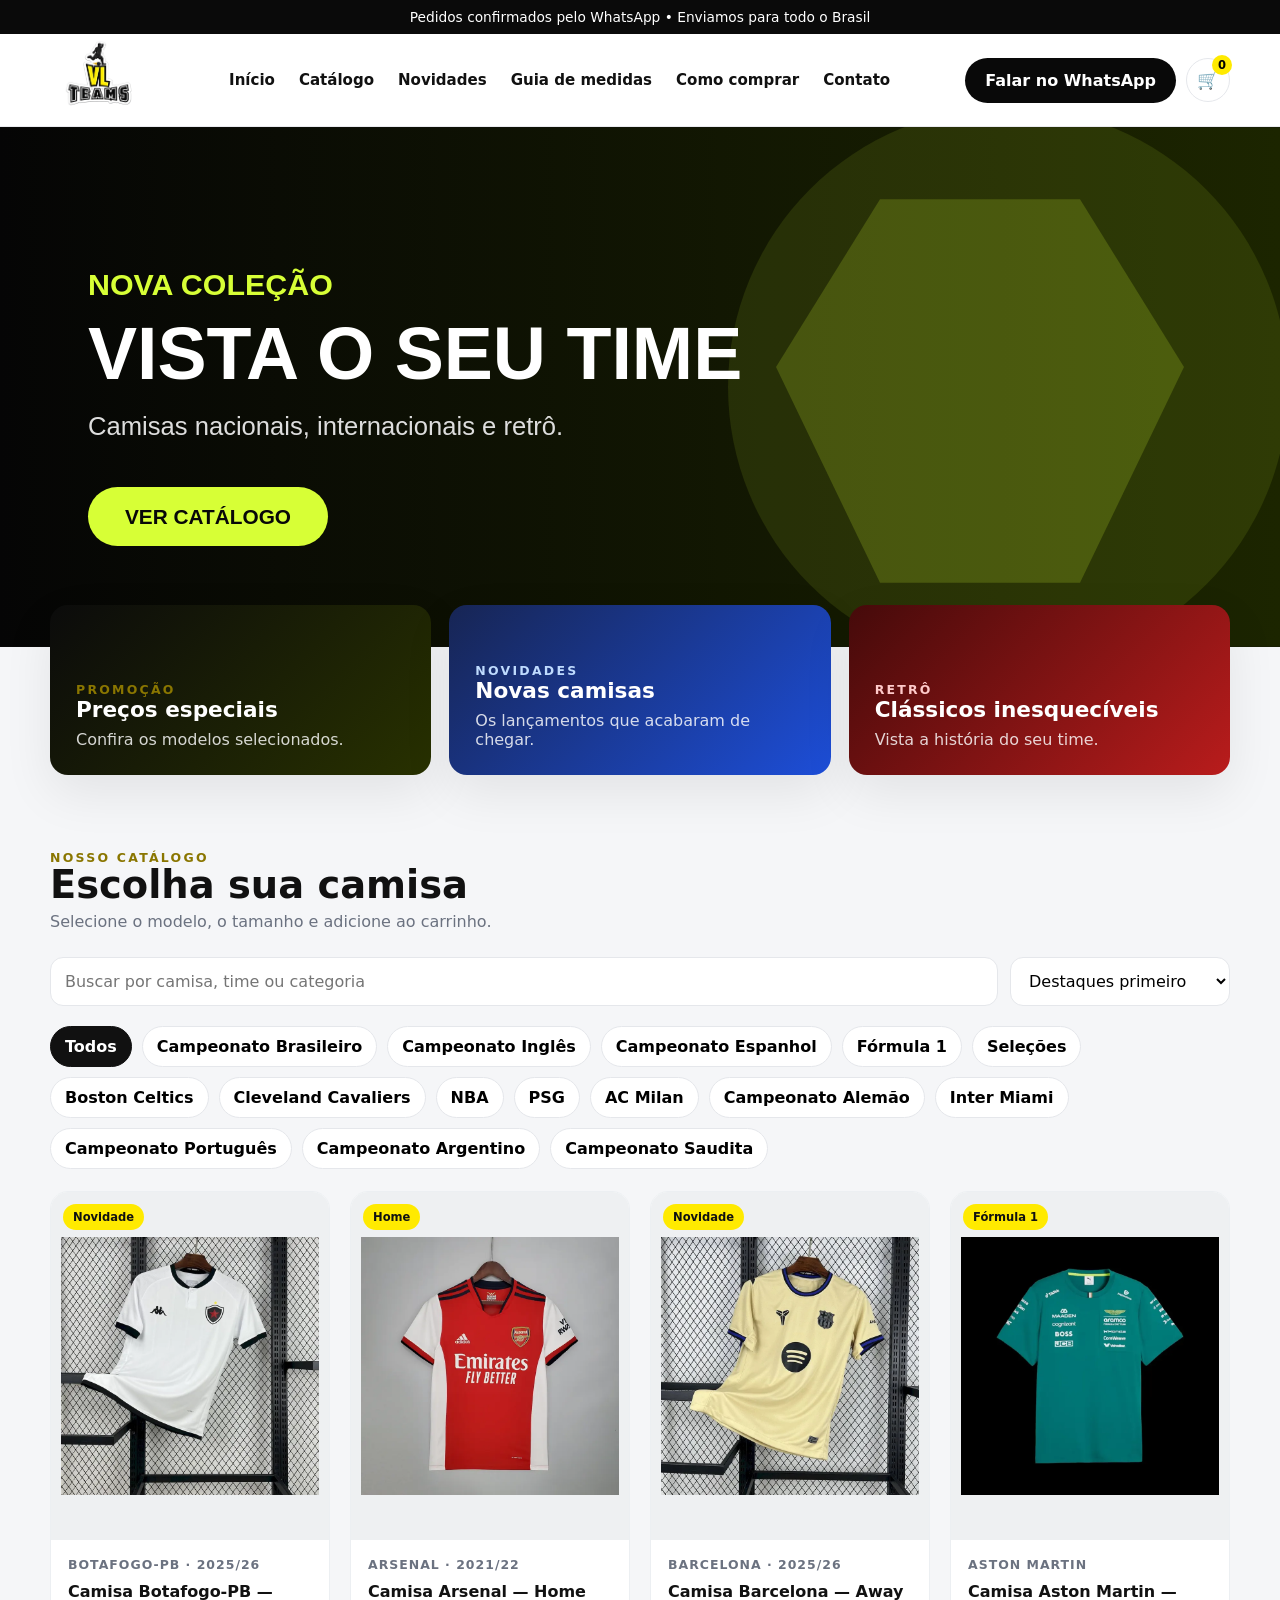
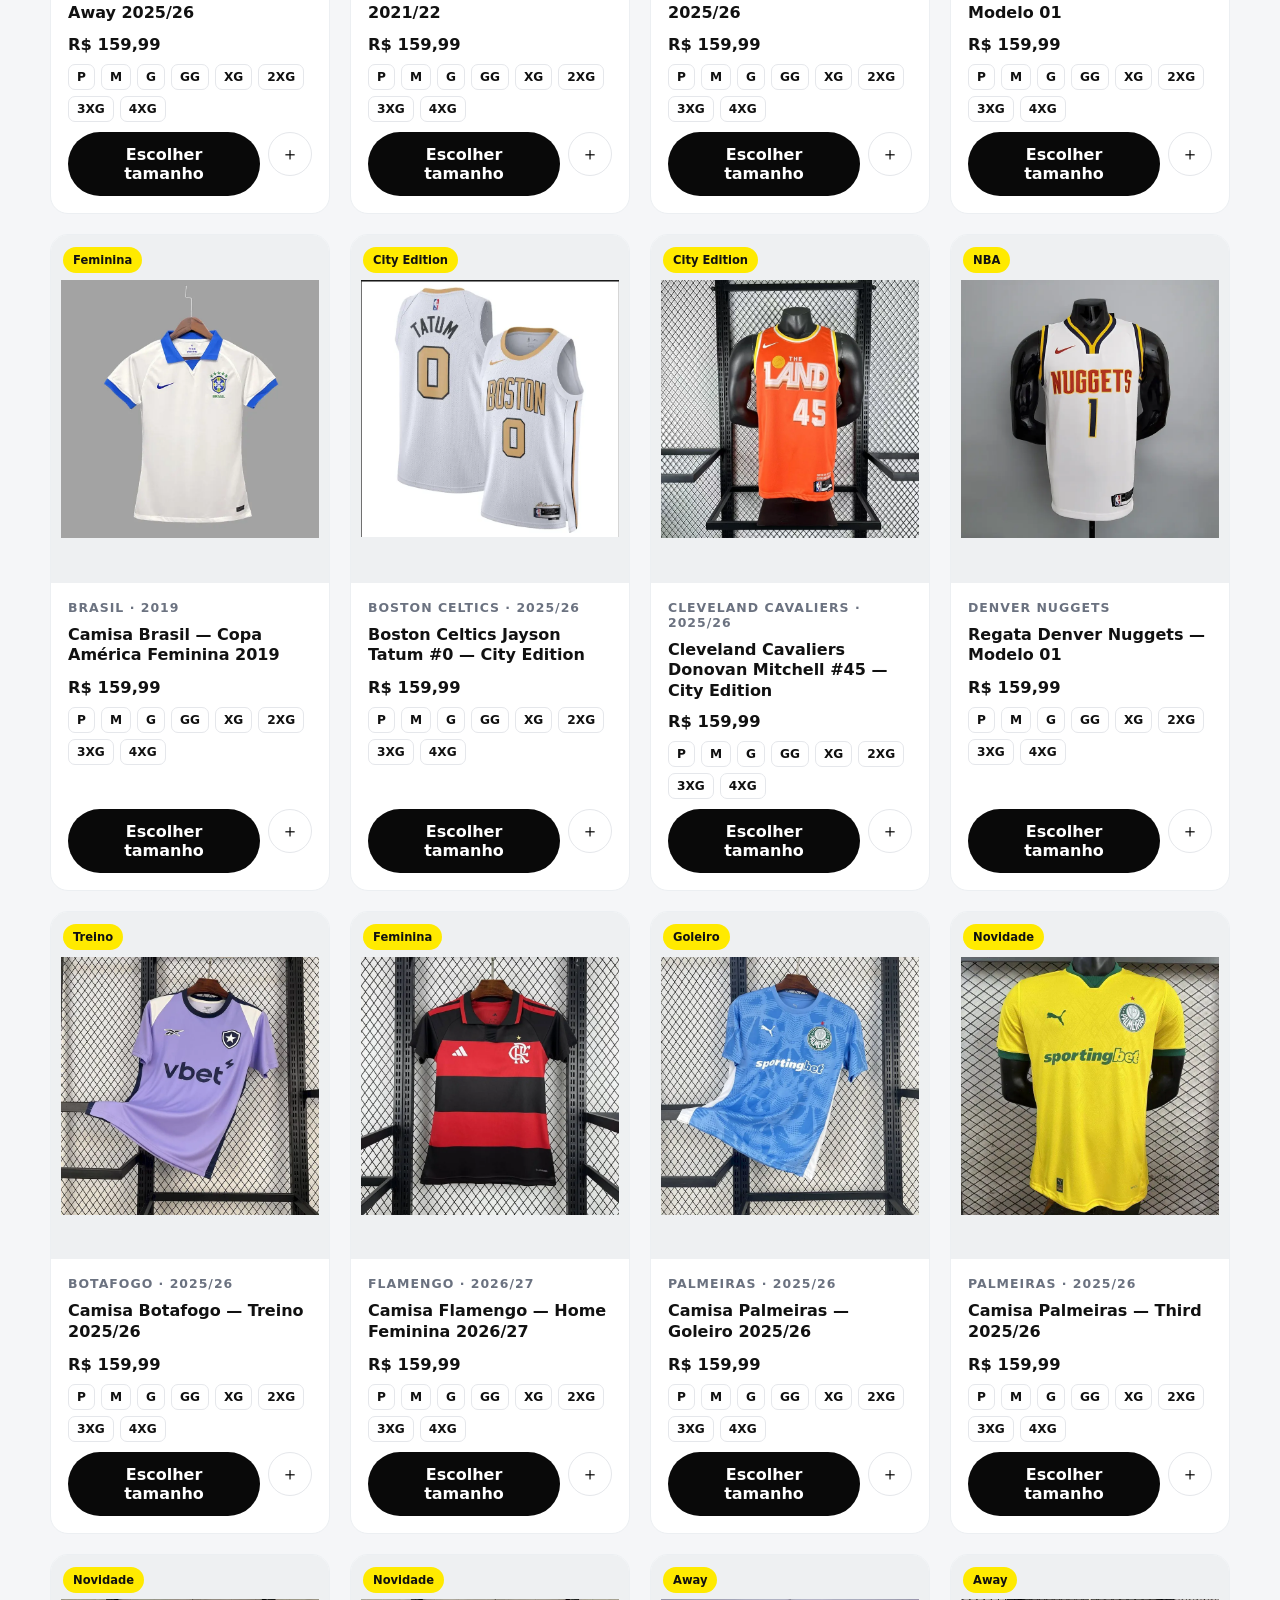
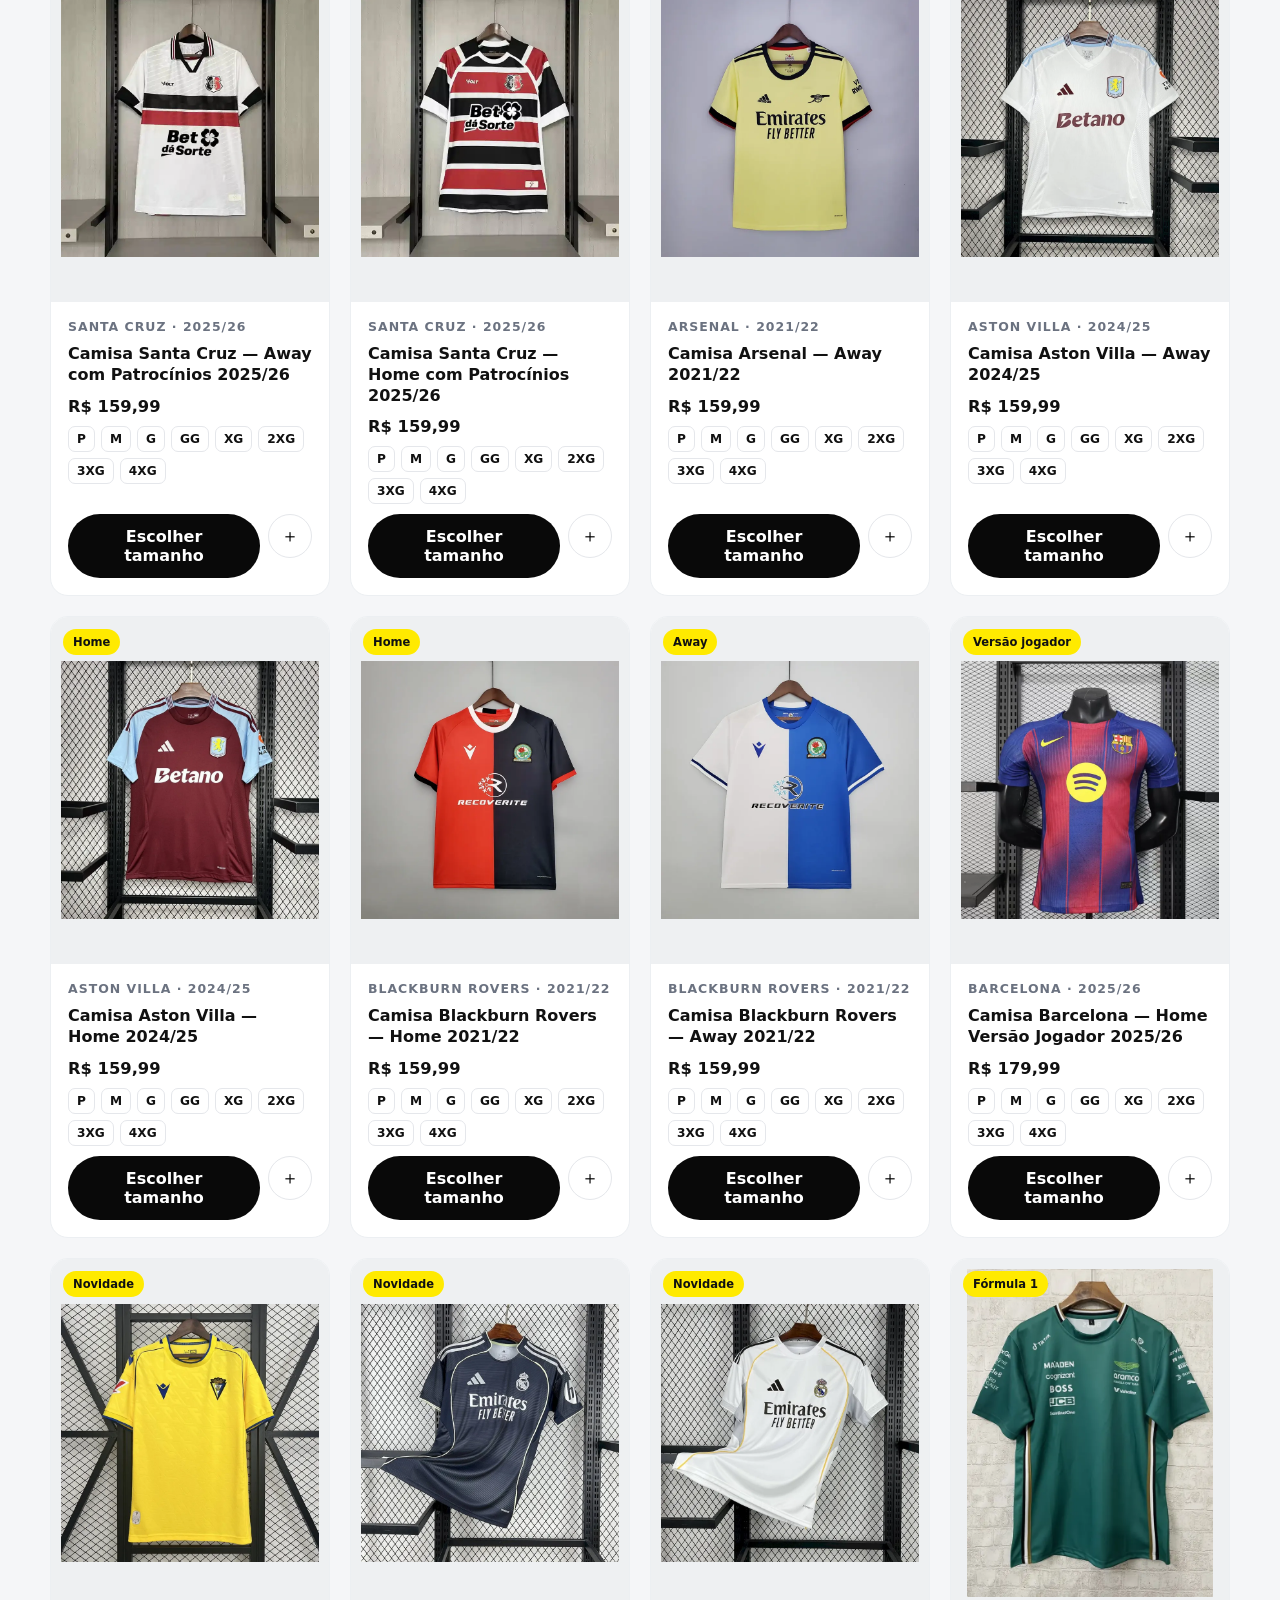
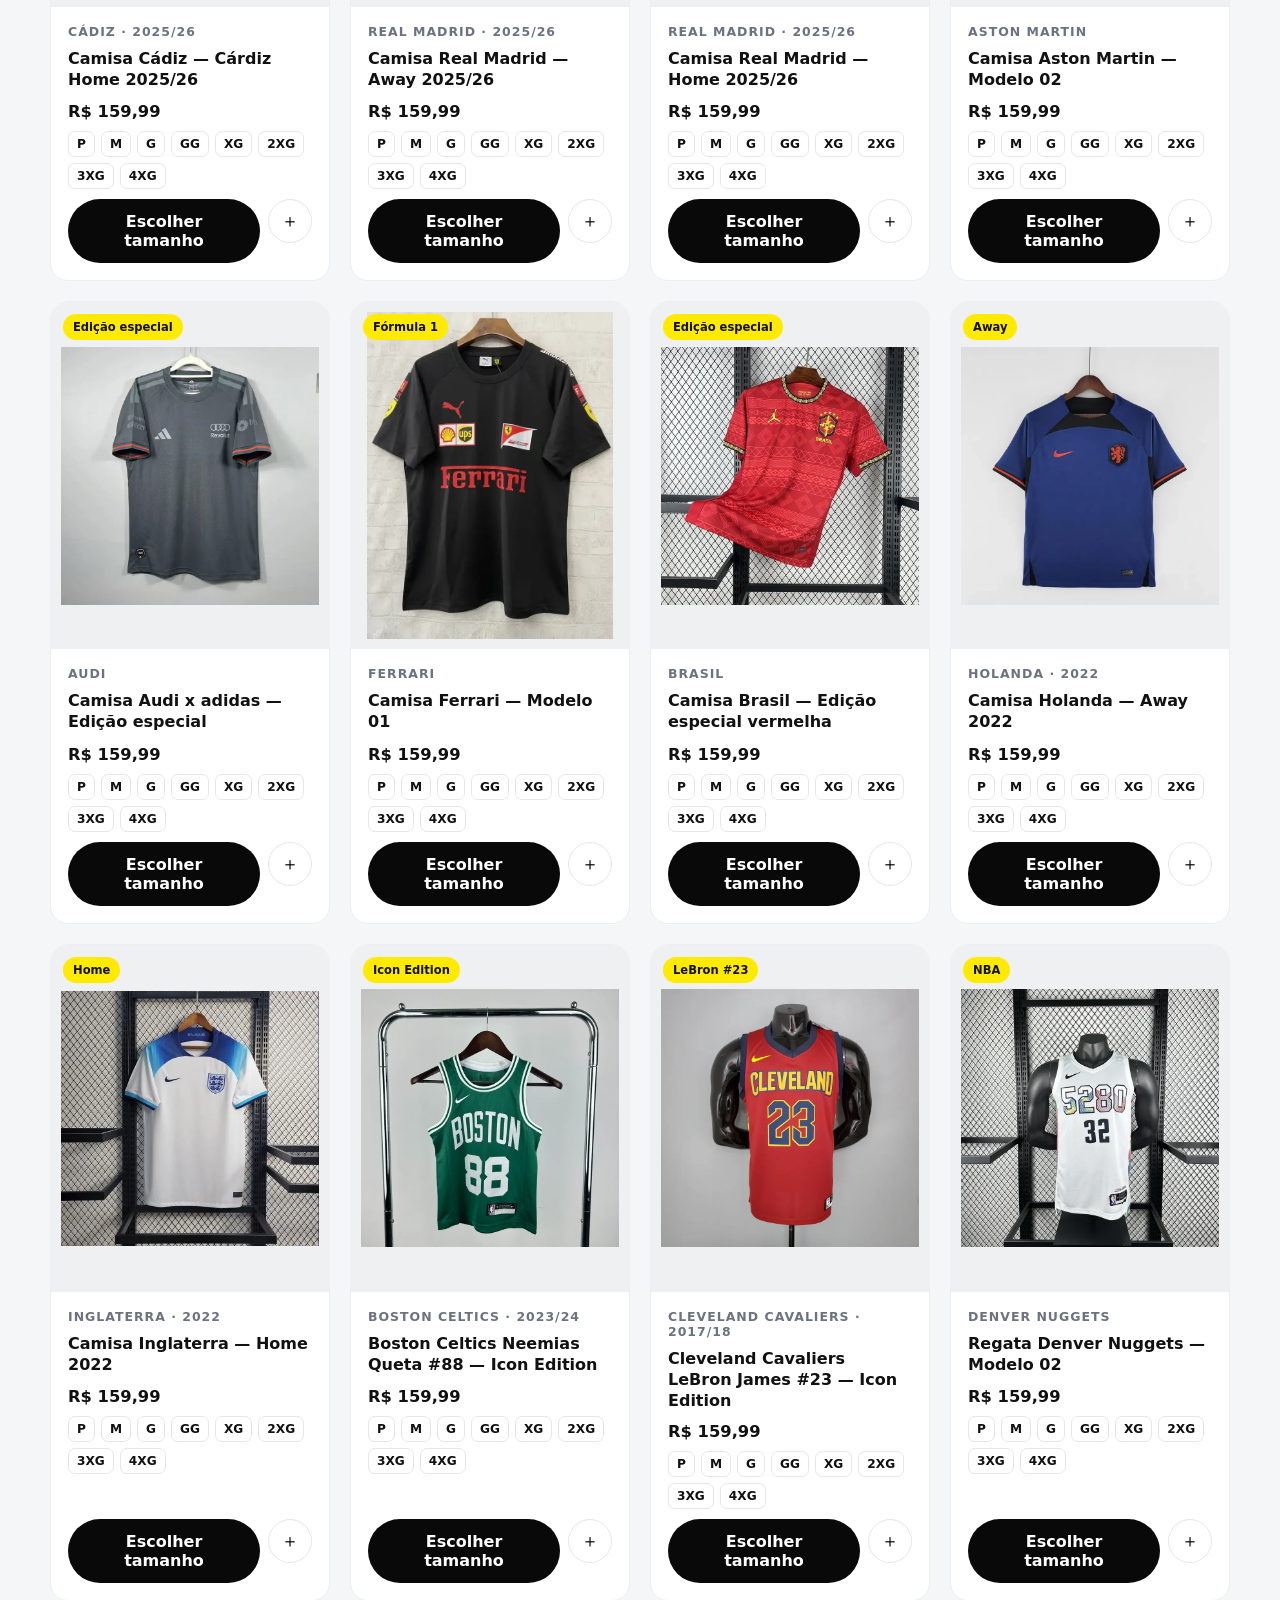
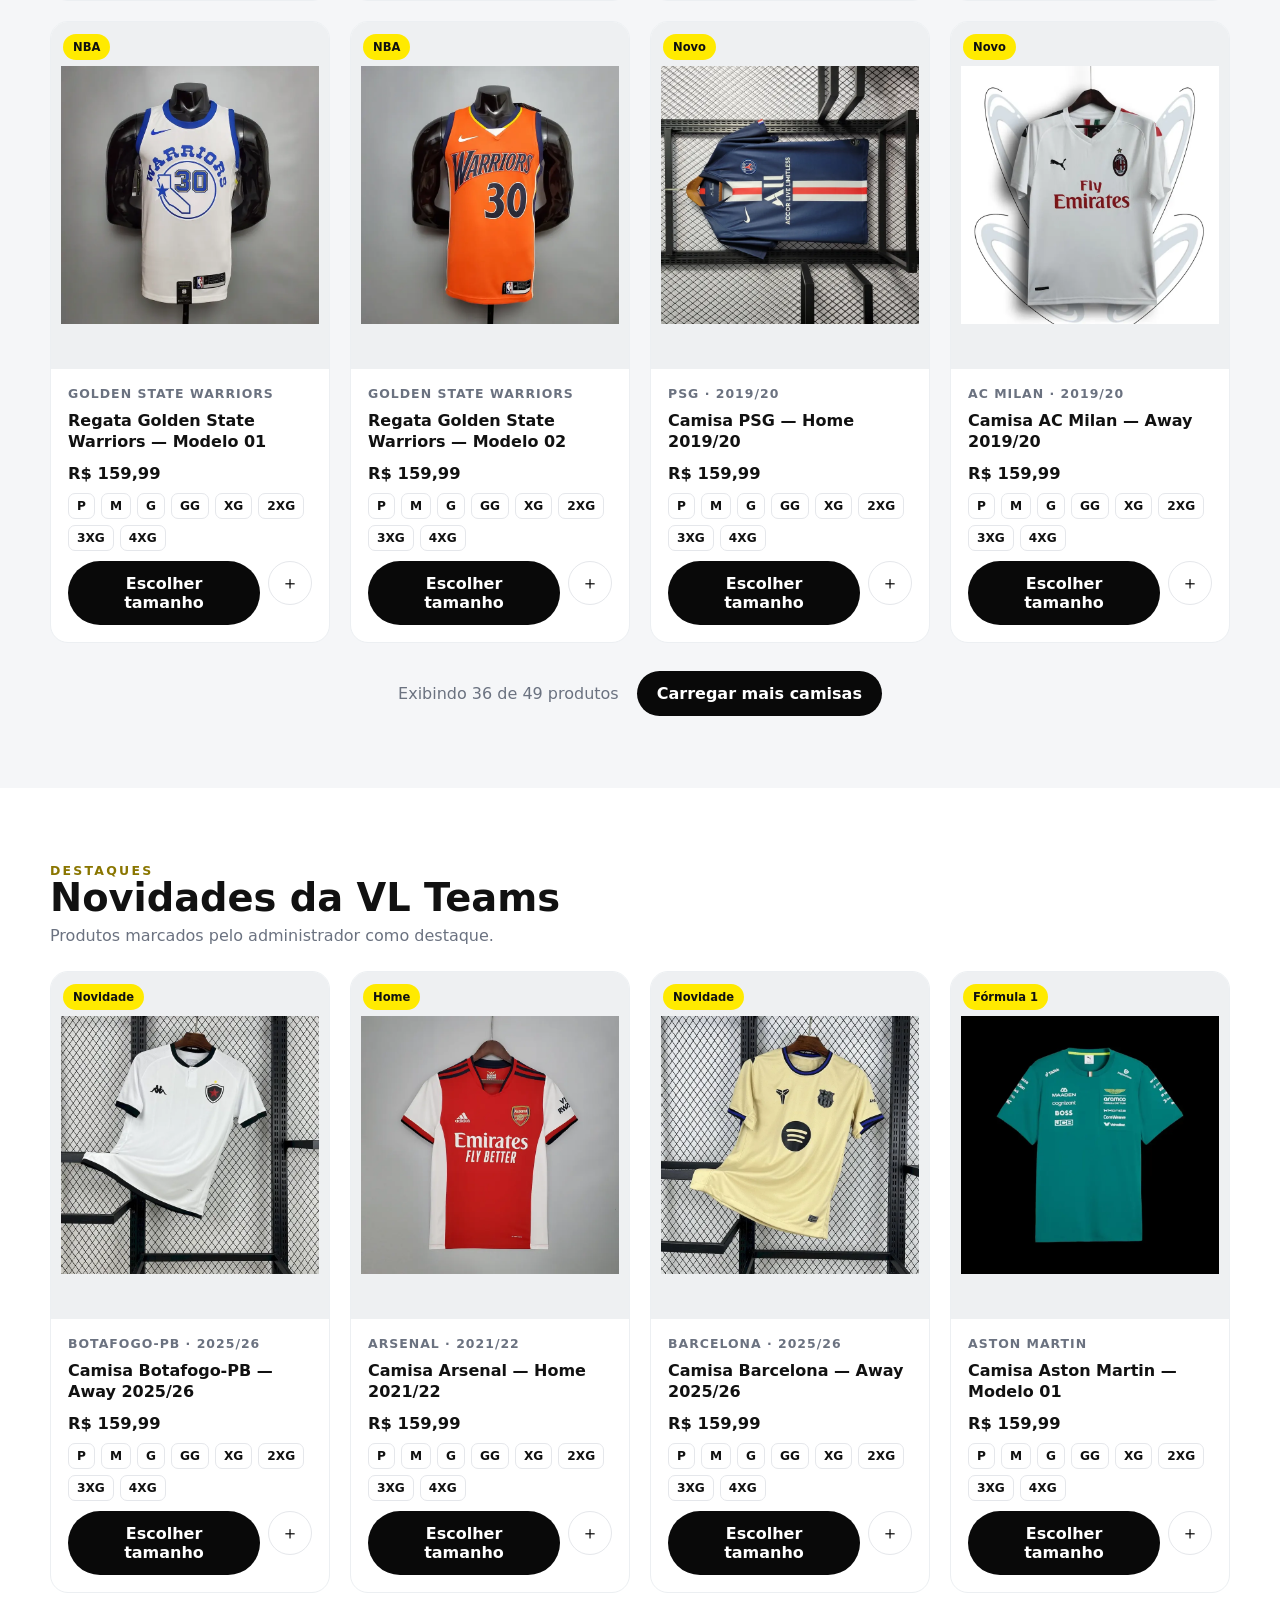
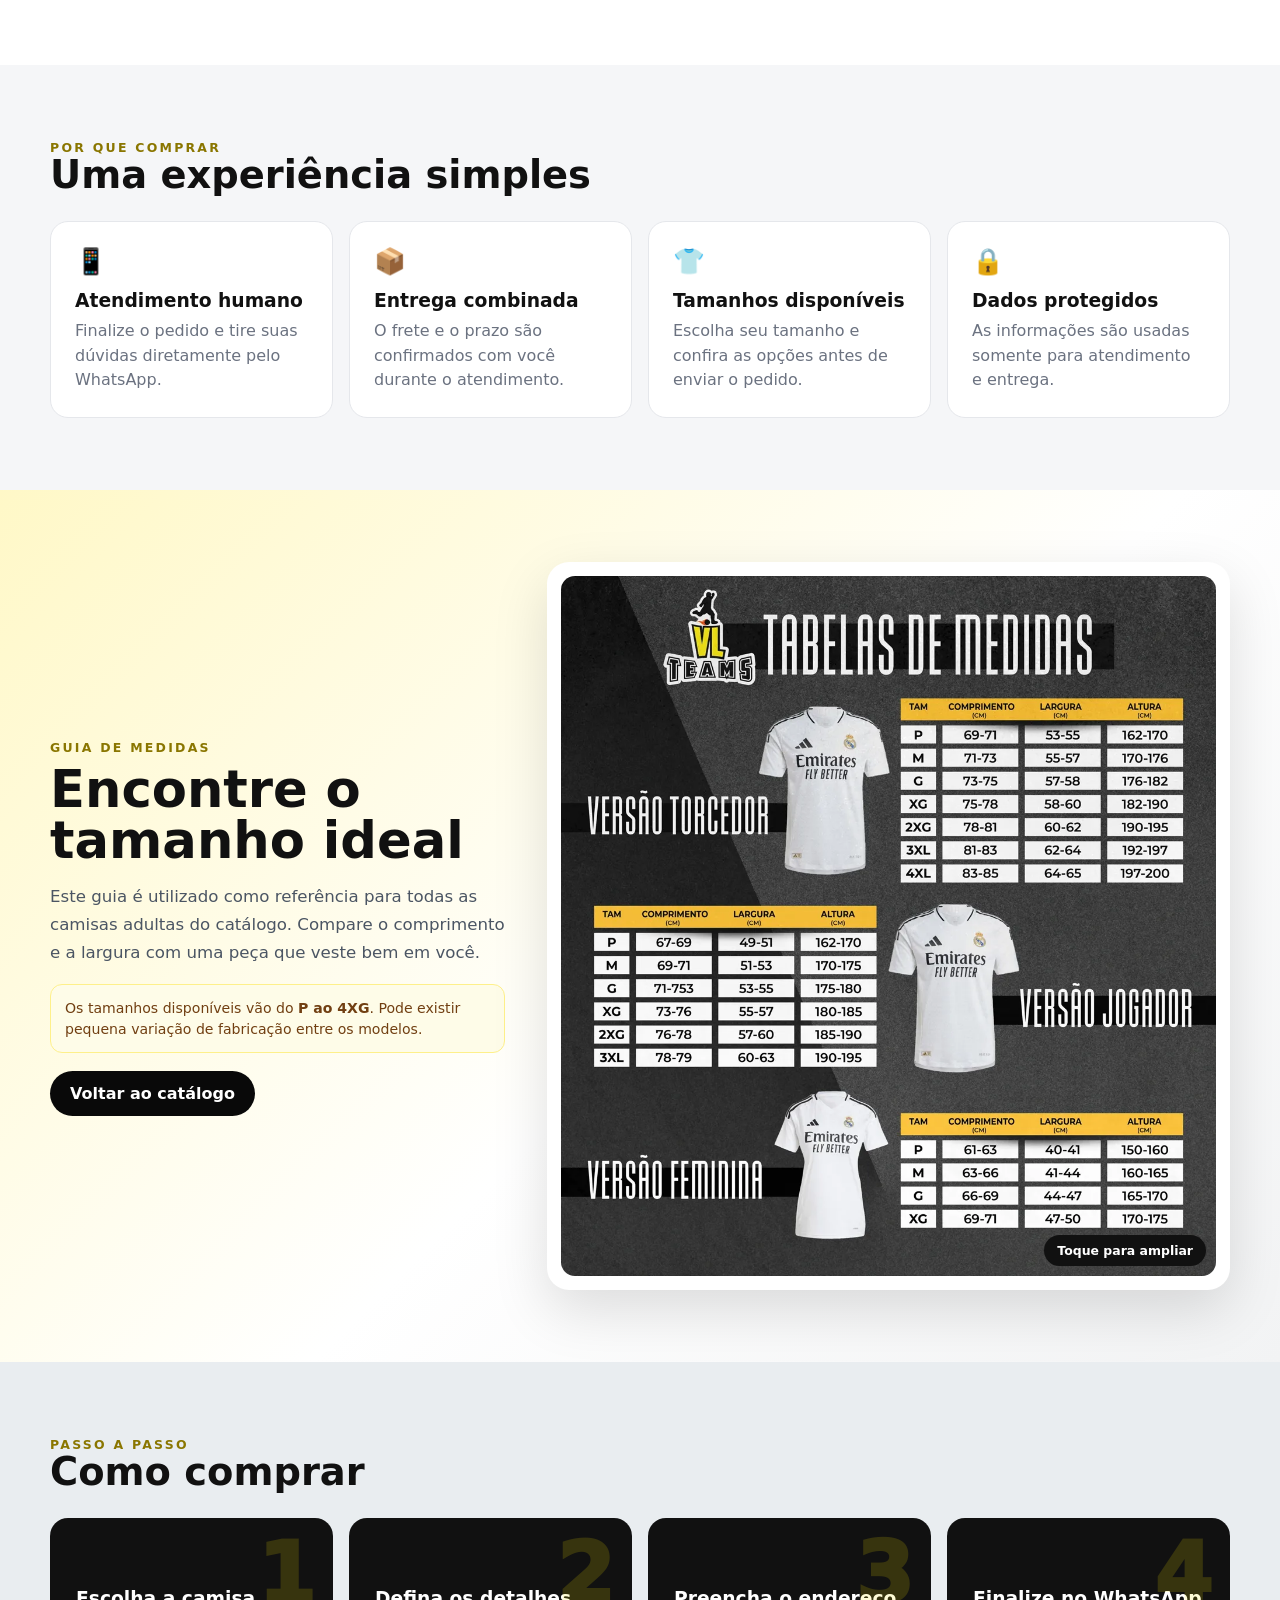
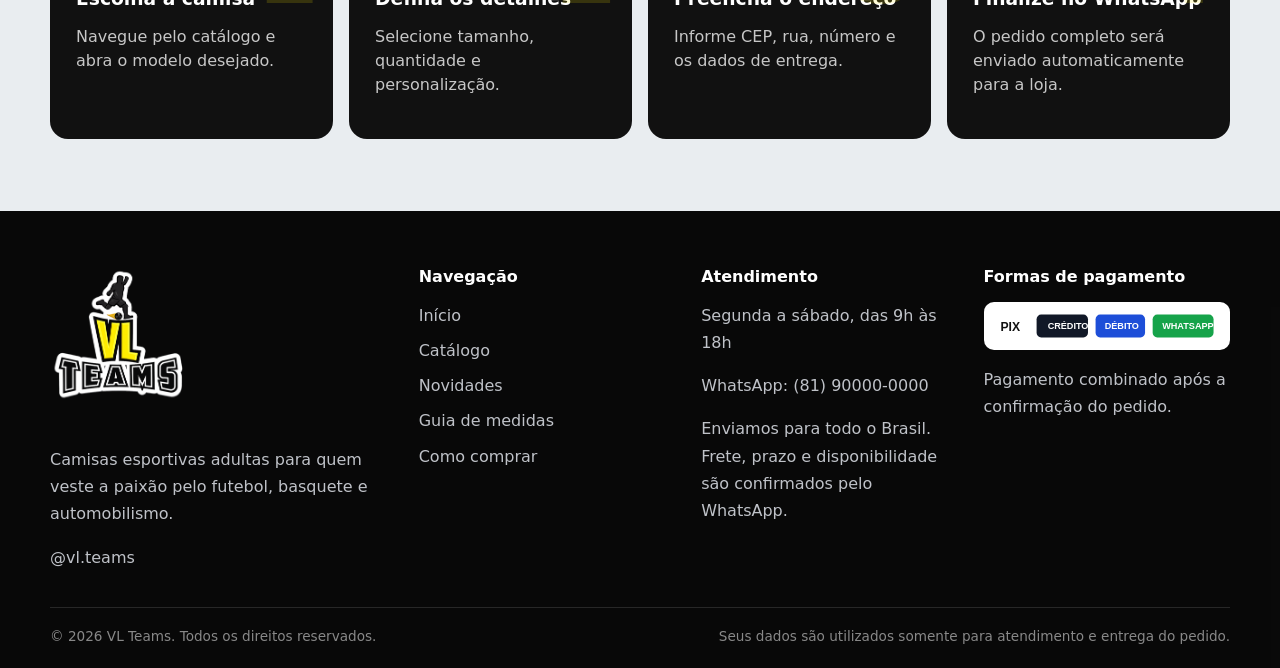
<file: index.html>
<!doctype html>
<html lang="pt-BR">
<head>
  <meta charset="utf-8">
  <meta name="viewport" content="width=device-width, initial-scale=1">
  <meta name="description" content="VL Teams — catálogo de camisas esportivas com pedidos pelo WhatsApp.">
  <title>VL Teams | Camisas Esportivas</title>
  <link rel="stylesheet" href="css/styles.css">
</head>
<body>
  <div class="topbar">Pedidos confirmados pelo WhatsApp • Enviamos para todo o Brasil</div>
  <header class="header">
    <div class="container header-row">
      <a class="logo" href="#inicio" aria-label="VL Teams"><img id="siteLogo" src="assets/logo-vl-teams.png" alt="VL Teams"></a>
      <nav class="nav" id="mainNav">
        <a href="#inicio">Início</a>
        <a href="#catalogo">Catálogo</a>
        <a href="#novidades">Novidades</a>
        <a href="#guia-medidas">Guia de medidas</a>
        <a href="#como-comprar">Como comprar</a>
        <a href="#contato">Contato</a>
      </nav>
      <div class="header-actions">
        <a class="btn btn-dark" id="headerWhatsapp" target="_blank" rel="noopener">Falar no WhatsApp</a>
        <button class="icon-btn" id="cartButton" aria-label="Abrir carrinho">🛒<span class="cart-count" id="cartCount">0</span></button>
        <button class="icon-btn menu-btn" id="menuButton" aria-label="Abrir menu">☰</button>
      </div>
    </div>
  </header>

  <main>
    <section class="hero" id="inicio">
      <div class="hero-track" id="heroTrack"></div>
      <div class="hero-dots" id="heroDots"></div>
    </section>

    <div class="container">
      <section class="promo-grid" aria-label="Destaques">
        <a class="promo-card" href="#catalogo"><span class="eyebrow">PROMOÇÃO</span><h3>Preços especiais</h3><p>Confira os modelos selecionados.</p></a>
        <a class="promo-card" href="#novidades"><span class="eyebrow" style="color:#bfdbfe">NOVIDADES</span><h3>Novas camisas</h3><p>Os lançamentos que acabaram de chegar.</p></a>
        <a class="promo-card" href="#catalogo"><span class="eyebrow" style="color:#fecaca">RETRÔ</span><h3>Clássicos inesquecíveis</h3><p>Vista a história do seu time.</p></a>
      </section>
    </div>

    <section class="section" id="catalogo">
      <div class="container">
        <div class="section-title">
          <div><span class="eyebrow">NOSSO CATÁLOGO</span><h2>Escolha sua camisa</h2><p>Selecione o modelo, o tamanho e adicione ao carrinho.</p></div>
        </div>
        <div class="search-row">
          <input class="input" id="productSearch" type="search" placeholder="Buscar por camisa, time ou categoria">
          <select id="sortProducts" aria-label="Ordenar produtos">
            <option value="featured">Destaques primeiro</option>
            <option value="price-asc">Menor preço</option>
            <option value="price-desc">Maior preço</option>
            <option value="name">Nome A–Z</option>
          </select>
        </div>
        <div class="filters" id="categoryFilters"></div>
        <div class="product-grid" id="productGrid"></div>
        <div class="empty-state" id="productEmpty" hidden>Nenhuma camisa encontrada.</div>
        <div style="display:flex;align-items:center;justify-content:center;gap:18px;flex-wrap:wrap;margin-top:28px">
          <span class="muted" id="productCount"></span>
          <button class="btn btn-dark" id="loadMoreProducts" type="button" hidden>Carregar mais camisas</button>
        </div>
      </div>
    </section>

    <section class="section" id="novidades" style="background:#fff">
      <div class="container">
        <div class="section-title"><div><span class="eyebrow">DESTAQUES</span><h2>Novidades da VL Teams</h2><p>Produtos marcados pelo administrador como destaque.</p></div></div>
        <div class="product-grid" id="featuredGrid"></div>
      </div>
    </section>

    <section class="section">
      <div class="container">
        <div class="section-title"><div><span class="eyebrow">POR QUE COMPRAR</span><h2>Uma experiência simples</h2></div></div>
        <div class="benefit-grid">
          <article class="benefit"><div class="icon">📱</div><h3>Atendimento humano</h3><p>Finalize o pedido e tire suas dúvidas diretamente pelo WhatsApp.</p></article>
          <article class="benefit"><div class="icon">📦</div><h3>Entrega combinada</h3><p>O frete e o prazo são confirmados com você durante o atendimento.</p></article>
          <article class="benefit"><div class="icon">👕</div><h3>Tamanhos disponíveis</h3><p>Escolha seu tamanho e confira as opções antes de enviar o pedido.</p></article>
          <article class="benefit"><div class="icon">🔒</div><h3>Dados protegidos</h3><p>As informações são usadas somente para atendimento e entrega.</p></article>
        </div>
      </div>
    </section>


    <section class="section size-guide-section" id="guia-medidas">
      <div class="container">
        <div class="size-guide-layout">
          <div class="size-guide-copy">
            <span class="eyebrow">GUIA DE MEDIDAS</span>
            <h2>Encontre o tamanho ideal</h2>
            <p>Este guia é utilizado como referência para todas as camisas adultas do catálogo. Compare o comprimento e a largura com uma peça que veste bem em você.</p>
            <div class="notice">Os tamanhos disponíveis vão do <strong>P ao 4XG</strong>. Pode existir pequena variação de fabricação entre os modelos.</div>
            <a class="btn btn-dark" href="#catalogo">Voltar ao catálogo</a>
          </div>
          <button class="size-guide-image-button" id="openSizeGuide" type="button" aria-label="Ampliar guia de medidas">
            <img id="sizeGuideImage" src="assets/guia-medidas-adulto.webp" alt="Tabela de medidas para camisas adultas" loading="lazy">
            <span>Toque para ampliar</span>
          </button>
        </div>
      </div>
    </section>

    <section class="section" id="como-comprar" style="background:#e9edf0">
      <div class="container">
        <div class="section-title"><div><span class="eyebrow">PASSO A PASSO</span><h2>Como comprar</h2></div></div>
        <div class="how-grid">
          <article class="how-card"><h3>Escolha a camisa</h3><p>Navegue pelo catálogo e abra o modelo desejado.</p></article>
          <article class="how-card"><h3>Defina os detalhes</h3><p>Selecione tamanho, quantidade e personalização.</p></article>
          <article class="how-card"><h3>Preencha o endereço</h3><p>Informe CEP, rua, número e os dados de entrega.</p></article>
          <article class="how-card"><h3>Finalize no WhatsApp</h3><p>O pedido completo será enviado automaticamente para a loja.</p></article>
        </div>
      </div>
    </section>
  </main>

  <footer class="footer" id="contato">
    <div class="container footer-grid">
      <div><img class="footer-logo" id="footerLogo" src="assets/logo-vl-teams.png" alt="VL Teams"><p id="footerDescription"></p><a id="footerInstagram" target="_blank" rel="noopener"></a></div>
      <div><h4>Navegação</h4><div class="footer-links"><a href="#inicio">Início</a><a href="#catalogo">Catálogo</a><a href="#novidades">Novidades</a><a href="#guia-medidas">Guia de medidas</a><a href="#como-comprar">Como comprar</a></div></div>
      <div><h4>Atendimento</h4><p id="footerHours"></p><a id="footerWhatsapp" target="_blank" rel="noopener">WhatsApp da loja</a><p id="footerShipping"></p></div>
      <div><h4>Formas de pagamento</h4><img class="payment-image" id="paymentImage" src="assets/payments.svg" alt="Formas de pagamento"><p>Pagamento combinado após a confirmação do pedido.</p></div>
    </div>
    <div class="container footer-bottom"><span>© 2026 VL Teams. Todos os direitos reservados.</span><span id="footerPrivacy"></span></div>
  </footer>

  <div class="drawer-backdrop" id="drawerBackdrop"></div>
  <aside class="cart-drawer" id="cartDrawer" aria-label="Carrinho">
    <div class="drawer-header"><div><span class="eyebrow">SEU PEDIDO</span><h2 style="margin:3px 0 0">Carrinho</h2></div><button class="icon-btn" id="closeCart">✕</button></div>
    <div class="drawer-body" id="cartItems"></div>
    <div class="drawer-footer">
      <div class="summary-line"><span>Subtotal</span><strong id="cartSubtotal">R$ 0,00</strong></div>
      <button class="btn btn-primary btn-block" id="checkoutButton">Preencher dados de entrega</button>
    </div>
  </aside>

  <div class="modal-backdrop" id="productBackdrop"></div>
  <div class="modal" id="productModal" role="dialog" aria-modal="true">
    <div class="modal-panel" style="width:min(720px,100%)">
      <div class="modal-header"><h2 id="productModalTitle" style="margin:0">Detalhes do produto</h2><button class="icon-btn" data-close-product>✕</button></div>
      <div class="modal-body" id="productModalBody"></div>
    </div>
  </div>

  <div class="modal-backdrop" id="checkoutBackdrop"></div>
  <div class="modal" id="checkoutModal" role="dialog" aria-modal="true">
    <div class="modal-panel">
      <div class="modal-header"><div><span class="eyebrow">FINALIZAÇÃO</span><h2 style="margin:3px 0 0">Dados do pedido</h2></div><button class="icon-btn" data-close-checkout>✕</button></div>
      <div class="modal-body">
        <form id="checkoutForm">
          <div class="form-grid">
            <div class="form-group"><label for="customerName">Nome completo *</label><input class="input" id="customerName" autocomplete="name" required></div>
            <div class="form-group"><label for="customerPhone">Telefone/WhatsApp *</label><input class="input" id="customerPhone" inputmode="tel" autocomplete="tel" placeholder="(81) 99999-9999" required></div>
            <div class="form-group"><label for="customerCpf">CPF *</label><input class="input" id="customerCpf" inputmode="numeric" autocomplete="off" maxlength="14" placeholder="000.000.000-00" required><small class="muted">Usado somente para identificação do pedido e envio.</small></div>
            <div class="form-group"><label for="customerEmail">E-mail</label><input class="input" id="customerEmail" type="email" autocomplete="email"></div>
            <div class="form-group"><label for="paymentMethod">Preferência de pagamento *</label><select id="paymentMethod" required><option value="">Selecione</option><option>Pix</option><option>Cartão de crédito</option><option>Cartão de débito</option><option>Dinheiro</option><option>Combinar pelo WhatsApp</option></select></div>
            <div class="form-group"><label for="zipCode">CEP *</label><input class="input" id="zipCode" inputmode="numeric" maxlength="9" placeholder="00000-000" required><small class="muted" id="cepStatus">O endereço será preenchido automaticamente.</small></div>
            <div class="form-group"><label for="street">Rua *</label><input class="input" id="street" required></div>
            <div class="form-group"><label for="number">Número da residência *</label><input class="input" id="number" required></div>
            <div class="form-group"><label for="complement">Complemento</label><input class="input" id="complement" placeholder="Apartamento, bloco, casa..."></div>
            <div class="form-group"><label for="district">Bairro *</label><input class="input" id="district" required></div>
            <div class="form-group"><label for="city">Cidade *</label><input class="input" id="city" required></div>
            <div class="form-group"><label for="state">Estado *</label><input class="input" id="state" maxlength="2" required></div>
            <div class="form-group"><label for="reference">Ponto de referência</label><input class="input" id="reference"></div>
            <div class="form-group full"><label for="notes">Observações do pedido</label><textarea id="notes" rows="3" placeholder="Ex.: entregar após as 14h"></textarea></div>
            <div class="form-group full"><label style="display:flex;gap:9px;align-items:flex-start;font-weight:600"><input type="checkbox" id="privacyConsent" required style="margin-top:4px"> Concordo com o uso dos meus dados para atendimento, processamento e entrega deste pedido.</label></div>
          </div>
          <div class="checkout-summary" id="checkoutSummary"></div>
          <div class="notice" style="margin:14px 0">O frete, o prazo e a disponibilidade final serão confirmados pela loja no WhatsApp.</div>
          <button class="btn btn-primary btn-block" type="submit">Enviar pedido pelo WhatsApp</button>
        </form>
      </div>
    </div>
  </div>


  <div class="modal-backdrop" id="sizeGuideBackdrop"></div>
  <div class="modal" id="sizeGuideModal" role="dialog" aria-modal="true" aria-label="Guia de medidas">
    <div class="modal-panel size-guide-modal-panel">
      <div class="modal-header"><div><span class="eyebrow">TAMANHOS ADULTOS</span><h2 style="margin:3px 0 0">Guia de medidas</h2></div><button class="icon-btn" data-close-size-guide>✕</button></div>
      <div class="modal-body"><img id="sizeGuideModalImage" class="size-guide-modal-image" src="assets/guia-medidas-adulto.webp" alt="Tabela de medidas para camisas adultas"></div>
    </div>
  </div>

  <div class="toast" id="toast"></div>
  <script src="js/store.js"></script>
  <script src="js/app.js"></script>
</body>
</html>
</file>
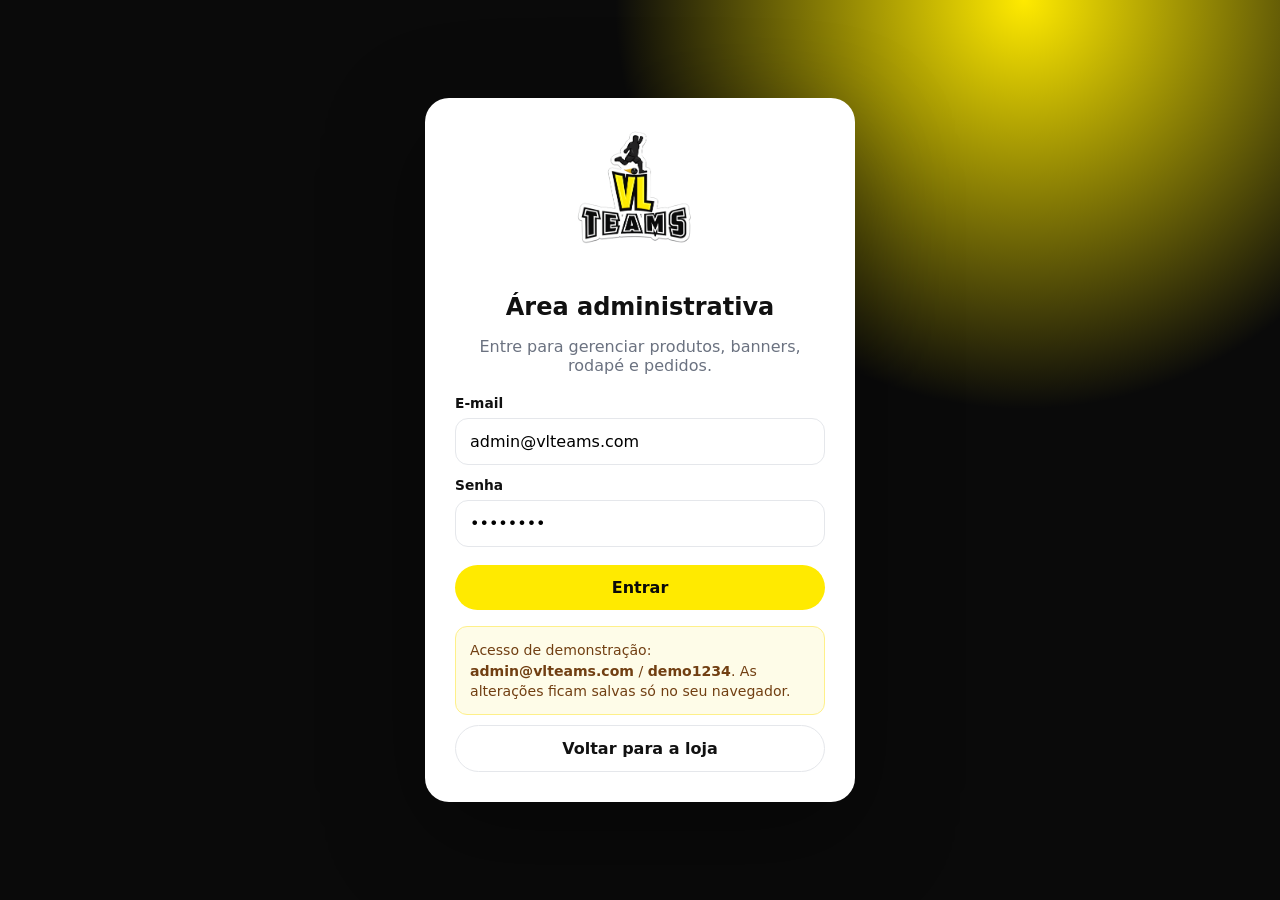
<file: admin.html>
<!doctype html>
<html lang="pt-BR">
<head>
  <meta charset="utf-8">
  <meta name="viewport" content="width=device-width, initial-scale=1">
  <title>Admin | VL Teams</title>
  <link rel="stylesheet" href="css/styles.css">
</head>
<body class="admin-body">
  <section class="admin-login" id="loginScreen">
    <form class="login-card" id="loginForm">
      <img src="assets/logo-vl-teams.png" alt="VL Teams">
      <h1>Área administrativa</h1>
      <p>Entre para gerenciar produtos, banners, rodapé e pedidos.</p>
      <div class="form-group" style="margin-top:20px"><label for="loginEmail">E-mail</label><input class="input" id="loginEmail" type="email" value="admin@vlteams.com" required></div>
      <div class="form-group" style="margin-top:12px"><label for="loginPassword">Senha</label><input class="input" id="loginPassword" type="password" value="demo1234" required></div>
      <button class="btn btn-primary btn-block" style="margin-top:18px" type="submit">Entrar</button>
      <div class="notice" style="margin-top:16px">Acesso de demonstração: <strong>admin@vlteams.com</strong> / <strong>demo1234</strong>. As alterações ficam salvas só no seu navegador.</div>
      <a href="index.html" class="btn btn-outline btn-block" style="margin-top:10px">Voltar para a loja</a>
    </form>
  </section>

  <div class="admin-shell" id="adminShell" hidden>
    <aside class="admin-sidebar" id="adminSidebar">
      <a class="logo" href="index.html"><img id="adminLogo" src="assets/logo-vl-teams.png" alt="VL Teams"></a>
      <nav class="admin-nav">
        <button class="active" data-section="dashboard">▦ Visão geral</button>
        <button data-section="products">👕 Produtos</button>
        <button data-section="banners">🖼 Banners e artes</button>
        <button data-section="orders">📦 Pedidos</button>
        <button data-section="footer">▤ Rodapé e loja</button>
        <button data-section="settings">⚙ Configurações</button>
      </nav>
      <div class="sidebar-footer"><button class="btn btn-outline btn-block" id="logoutButton" style="border-color:#333;color:#fff">Sair</button></div>
    </aside>

    <main class="admin-main">
      <header class="admin-topbar">
        <div style="display:flex;gap:10px;align-items:center"><button class="icon-btn mobile-admin-menu" id="adminMenuButton">☰</button><strong id="adminPageTitle">Visão geral</strong></div>
        <div style="display:flex;gap:10px"><a class="btn btn-outline btn-small" href="index.html" target="_blank">Ver loja</a></div>
      </header>

      <div class="admin-content">
        <section class="admin-section active" id="section-dashboard">
          <div class="admin-heading"><div><h1>Visão geral</h1><p>Resumo dos dados desta versão provisória.</p></div></div>
          <div class="stat-grid" id="statsGrid"></div>
          <div class="admin-card" style="margin-top:18px"><h3 style="margin-top:0">Últimos pedidos</h3><div class="table-wrap" id="recentOrders"></div></div>
        </section>

        <section class="admin-section" id="section-products">
          <div class="admin-heading"><div><h1>Produtos</h1><p>Adicione, edite, oculte ou exclua produtos.</p></div><button class="btn btn-primary" id="newProductButton">＋ Novo produto</button></div>
          <div class="admin-card"><div class="table-wrap"><table class="admin-table"><thead><tr><th>Imagem</th><th>Produto</th><th>Categoria</th><th>Preço</th><th>Tamanhos</th><th>Status</th><th>Ações</th></tr></thead><tbody id="productsTable"></tbody></table></div></div>
        </section>

        <section class="admin-section" id="section-banners">
          <div class="admin-heading"><div><h1>Banners e artes</h1><p>Gerencie as imagens principais, promoções e novidades.</p></div><button class="btn btn-primary" id="newBannerButton">＋ Novo banner</button></div>
          <div class="admin-card"><div class="table-wrap"><table class="admin-table"><thead><tr><th>Imagem</th><th>Título</th><th>Botão</th><th>Ordem</th><th>Status</th><th>Ações</th></tr></thead><tbody id="bannersTable"></tbody></table></div></div>
        </section>

        <section class="admin-section" id="section-orders">
          <div class="admin-heading"><div><h1>Pedidos</h1><p>Pedidos registrados antes do cliente abrir o WhatsApp.</p></div></div>
          <div class="admin-card"><div class="table-wrap"><table class="admin-table"><thead><tr><th>Pedido</th><th>Cliente</th><th>Data</th><th>Itens</th><th>Total</th><th>Status</th><th>Ações</th></tr></thead><tbody id="ordersTable"></tbody></table></div></div>
        </section>

        <section class="admin-section" id="section-footer">
          <div class="admin-heading"><div><h1>Rodapé e informações</h1><p>Edite imagens, textos, contatos e formas de pagamento.</p></div></div>
          <form class="admin-card" id="footerForm">
            <div class="admin-form-grid">
              <div class="form-group"><label>Nome da loja</label><input class="input" id="settingStoreName" required></div>
              <div class="form-group"><label>WhatsApp com DDI e DDD</label><input class="input" id="settingWhatsapp" placeholder="5581999999999" required></div>
              <div class="form-group"><label>Link do Instagram</label><input class="input" id="settingInstagram" type="url"></div>
              <div class="form-group"><label>Nome exibido do Instagram</label><input class="input" id="settingInstagramLabel"></div>
              <div class="form-group full"><label>Descrição da loja</label><textarea id="settingDescription" rows="3"></textarea></div>
              <div class="form-group"><label>Horário de atendimento</label><input class="input" id="settingHours"></div>
              <div class="form-group"><label>Texto de envio</label><input class="input" id="settingShipping"></div>
              <div class="form-group full"><label>Texto de privacidade</label><input class="input" id="settingPrivacy"></div>

              <div class="form-group full"><h3 style="margin-bottom:0">Logo do site e rodapé</h3></div>
              <div class="form-group"><label>URL da logo</label><input class="input" id="settingLogoUrl"></div>
              <div class="form-group"><label>Ou envie uma imagem</label><input class="input" id="settingLogoFile" type="file" accept="image/*"></div>
              <div class="form-group full"><img class="image-preview" id="settingLogoPreview" alt="Prévia da logo"></div>

              <div class="form-group full"><h3 style="margin-bottom:0">Imagem de fundo do rodapé</h3></div>
              <div class="form-group"><label>URL da imagem</label><input class="input" id="settingFooterBgUrl"></div>
              <div class="form-group"><label>Ou envie uma imagem</label><input class="input" id="settingFooterBgFile" type="file" accept="image/*"></div>
              <div class="form-group full"><img class="image-preview" id="settingFooterBgPreview" alt="Prévia do fundo"></div>


              <div class="form-group full"><h3 style="margin-bottom:0">Imagem do guia de medidas</h3><p class="muted" style="margin-top:4px">Esta tabela será exibida em todas as camisas adultas e em uma seção da página inicial.</p></div>
              <div class="form-group"><label>URL da imagem</label><input class="input" id="settingSizeGuideUrl"></div>
              <div class="form-group"><label>Ou envie uma imagem</label><input class="input" id="settingSizeGuideFile" type="file" accept="image/*"></div>
              <div class="form-group full"><img class="image-preview size-guide-admin-preview" id="settingSizeGuidePreview" alt="Prévia do guia de medidas"></div>

              <div class="form-group full"><h3 style="margin-bottom:0">Imagem das formas de pagamento</h3></div>
              <div class="form-group"><label>URL da imagem</label><input class="input" id="settingPaymentsUrl"></div>
              <div class="form-group"><label>Ou envie uma imagem</label><input class="input" id="settingPaymentsFile" type="file" accept="image/*"></div>
              <div class="form-group full"><img class="image-preview" id="settingPaymentsPreview" alt="Prévia das formas de pagamento"></div>
            </div>
            <button class="btn btn-primary" type="submit" style="margin-top:18px">Salvar alterações do rodapé</button>
          </form>
        </section>

        <section class="admin-section" id="section-settings">
          <div class="admin-heading"><div><h1>Configurações</h1><p>Altere o acesso provisório e restaure os dados de demonstração.</p></div></div>
          <form class="admin-card" id="credentialsForm">
            <h3 style="margin-top:0">Acesso administrativo</h3>
            <div class="admin-form-grid"><div class="form-group"><label>E-mail</label><input class="input" id="adminEmail" type="email" required></div><div class="form-group"><label>Nova senha</label><input class="input" id="adminPassword" type="text" required></div></div>
            <button class="btn btn-primary" type="submit" style="margin-top:16px">Salvar acesso</button>
          </form>
          <div class="admin-card"><h3 style="margin-top:0">Dados demonstrativos</h3><p class="muted">Esta ação apaga produtos, banners, configurações, carrinho e pedidos cadastrados neste navegador.</p><button class="btn btn-danger" id="resetDemoButton">Restaurar versão inicial</button></div>
        </section>
      </div>
    </main>
  </div>

  <div class="modal-backdrop" id="editorBackdrop"></div>
  <div class="modal" id="editorModal">
    <div class="modal-panel">
      <div class="modal-header"><h2 id="editorTitle" style="margin:0">Editar</h2><button class="icon-btn" id="closeEditor">✕</button></div>
      <div class="modal-body" id="editorBody"></div>
    </div>
  </div>

  <div class="modal-backdrop" id="orderBackdrop"></div>
  <div class="modal" id="orderModal">
    <div class="modal-panel">
      <div class="modal-header"><h2 id="orderModalTitle" style="margin:0">Pedido</h2><button class="icon-btn" id="closeOrder">✕</button></div>
      <div class="modal-body" id="orderModalBody"></div>
    </div>
  </div>

  <div class="toast" id="toast"></div>
  <script src="js/store.js"></script>
  <script src="js/admin.js"></script>
</body>
</html>
</file>
<file: css/styles.css>
:root {
  --bg: #f5f6f8;
  --surface: #ffffff;
  --text: #111111;
  --muted: #6b7280;
  --line: #e5e7eb;
  --dark: #090909;
  --accent: #ffea00;
  --accent-2: #d7c600;
  --danger: #dc2626;
  --success: #16a34a;
  --radius: 18px;
  --shadow: 0 18px 50px rgba(0,0,0,.08);
}
* { box-sizing: border-box; }
[hidden] { display: none !important; }
html { scroll-behavior: smooth; }
body { margin:0; font-family: Inter, ui-sans-serif, system-ui, -apple-system, BlinkMacSystemFont, "Segoe UI", sans-serif; background:var(--bg); color:var(--text); }
body.modal-open { overflow:hidden; }
a { color:inherit; text-decoration:none; }
button, input, select, textarea { font:inherit; }
button { cursor:pointer; }
img { max-width:100%; display:block; }
.container { width:min(1180px, calc(100% - 32px)); margin:0 auto; }
.eyebrow { font-size:.78rem; letter-spacing:.18em; text-transform:uppercase; font-weight:800; color:#8a7600; }
.section { padding:72px 0; }
.section-title { display:flex; justify-content:space-between; gap:20px; align-items:flex-end; margin-bottom:26px; }
.section-title h2 { margin:0; font-size:clamp(1.7rem, 3vw, 2.7rem); line-height:1; }
.section-title p { margin:8px 0 0; color:var(--muted); }
.btn { border:0; border-radius:999px; padding:13px 20px; font-weight:800; display:inline-flex; align-items:center; justify-content:center; gap:8px; transition:.2s ease; }
.btn:hover { transform:translateY(-1px); }
.btn-primary { background:var(--accent); color:#0a0a0a; }
.btn-dark { background:var(--dark); color:#fff; }
.btn-outline { background:transparent; border:1px solid var(--line); color:var(--text); }
.btn-danger { background:#fee2e2; color:#991b1b; }
.btn-small { padding:8px 12px; font-size:.84rem; }
.btn-block { width:100%; }
.badge { display:inline-flex; align-items:center; border-radius:999px; background:var(--accent); color:#111; padding:6px 10px; font-size:.72rem; font-weight:900; }
.muted { color:var(--muted); }
.topbar { background:#0a0a0a; color:#fff; font-size:.86rem; text-align:center; padding:9px 16px; }
.header { position:sticky; top:0; z-index:40; background:rgba(255,255,255,.94); backdrop-filter:blur(14px); border-bottom:1px solid rgba(229,231,235,.8); }
.header-row { height:92px; display:flex; align-items:center; justify-content:space-between; gap:24px; }
.logo img { width:104px; height:82px; object-fit:contain; }
.nav { display:flex; align-items:center; gap:24px; font-weight:700; font-size:.94rem; }
.header-actions { display:flex; align-items:center; gap:10px; }
.icon-btn { position:relative; width:44px; height:44px; border-radius:50%; border:1px solid var(--line); background:#fff; display:grid; place-items:center; font-size:1.1rem; }
.cart-count { position:absolute; right:-3px; top:-4px; min-width:20px; height:20px; border-radius:999px; background:var(--accent); font-size:.72rem; font-weight:900; display:grid; place-items:center; padding:0 4px; }
.menu-btn { display:none; }
.hero { position:relative; overflow:hidden; background:#0a0a0a; }
.hero-track { display:flex; transition:transform .55s ease; }
.hero-slide { min-width:100%; position:relative; aspect-ratio:1600/650; background:#111; }
.hero-slide img { width:100%; height:100%; object-fit:cover; }
.hero-overlay { position:absolute; inset:0; display:flex; align-items:flex-end; padding:40px; background:linear-gradient(90deg, rgba(0,0,0,.18), transparent 60%); }
.hero-dots { position:absolute; left:50%; bottom:18px; transform:translateX(-50%); display:flex; gap:8px; z-index:2; }
.hero-dot { width:10px; height:10px; border-radius:50%; border:0; background:rgba(255,255,255,.5); padding:0; }
.hero-dot.active { width:28px; border-radius:999px; background:var(--accent); }
.promo-grid { display:grid; grid-template-columns:repeat(3, 1fr); gap:18px; margin-top:-42px; position:relative; z-index:4; }
.promo-card { min-height:170px; border-radius:var(--radius); overflow:hidden; box-shadow:var(--shadow); background:#fff; position:relative; padding:26px; display:flex; flex-direction:column; justify-content:flex-end; }
.promo-card:nth-child(1) { background:linear-gradient(135deg,#0b0b0b,#283100); color:#fff; }
.promo-card:nth-child(2) { background:linear-gradient(135deg,#172554,#1d4ed8); color:#fff; }
.promo-card:nth-child(3) { background:linear-gradient(135deg,#450a0a,#b91c1c); color:#fff; }
.promo-card h3 { margin:0 0 8px; font-size:1.35rem; }
.promo-card p { margin:0; opacity:.82; }
.filters { display:flex; flex-wrap:wrap; gap:10px; margin-bottom:22px; }
.filter-chip { border:1px solid var(--line); background:#fff; border-radius:999px; padding:10px 14px; font-weight:800; }
.filter-chip.active { background:#111; color:#fff; border-color:#111; }
.search-row { display:grid; grid-template-columns:1fr 220px; gap:12px; margin-bottom:20px; }
.input, select, textarea { width:100%; border:1px solid var(--line); background:#fff; border-radius:13px; padding:13px 14px; outline:none; }
.input:focus, select:focus, textarea:focus { border-color:#a8c51e; box-shadow:0 0 0 3px rgba(255,234,0,.24); }
.product-grid { display:grid; grid-template-columns:repeat(4, 1fr); gap:20px; }
.product-card { background:var(--surface); border-radius:var(--radius); overflow:hidden; border:1px solid #eceff2; transition:.22s ease; display:flex; flex-direction:column; }
.product-card:hover { transform:translateY(-4px); box-shadow:var(--shadow); }
.product-image-wrap { position:relative; aspect-ratio:4/5; background:#eef0f2; overflow:hidden; }
.product-image { width:100%; height:100%; object-fit:contain; padding:10px; background:#eef0f2; }
.product-badge { position:absolute; top:12px; left:12px; }
.product-info { padding:17px; display:flex; flex-direction:column; gap:10px; flex:1; }
.product-category { color:var(--muted); font-size:.78rem; font-weight:800; text-transform:uppercase; letter-spacing:.08em; }
.product-name { font-weight:850; line-height:1.3; min-height:42px; }
.price-row { display:flex; align-items:center; gap:10px; flex-wrap:wrap; }
.price { font-size:1.18rem; font-weight:900; }
.old-price { color:#9ca3af; text-decoration:line-through; font-size:.88rem; }
.size-list { display:flex; gap:6px; flex-wrap:wrap; }
.size-pill { border:1px solid var(--line); padding:5px 8px; border-radius:7px; font-size:.76rem; font-weight:800; }
.product-actions { margin-top:auto; display:grid; grid-template-columns:1fr 44px; gap:8px; }
.benefit-grid { display:grid; grid-template-columns:repeat(4, 1fr); gap:16px; }
.benefit { background:#fff; border-radius:var(--radius); padding:24px; border:1px solid var(--line); }
.benefit .icon { font-size:1.6rem; margin-bottom:14px; }
.benefit h3 { margin:0 0 8px; }
.benefit p { color:var(--muted); margin:0; line-height:1.55; }
.how-grid { display:grid; grid-template-columns:repeat(4,1fr); gap:16px; counter-reset:steps; }
.how-card { background:#111; color:#fff; border-radius:var(--radius); padding:26px; position:relative; overflow:hidden; }
.how-card::before { counter-increment:steps; content:counter(steps); position:absolute; right:18px; top:8px; font-size:5.2rem; font-weight:950; color:rgba(255,234,0,.16); }
.how-card h3 { margin:44px 0 10px; }
.how-card p { color:#c7c7c7; line-height:1.5; }
.footer { background:#090909; color:#fff; padding:56px 0 24px; background-size:cover; background-position:center; position:relative; }
.footer::before { content:""; position:absolute; inset:0; background:rgba(9,9,9,.88); }
.footer > * { position:relative; }
.footer-grid { display:grid; grid-template-columns:1.35fr 1fr 1fr 1fr; gap:36px; }
.footer-logo { width:150px; max-height:170px; object-fit:contain; margin-bottom:16px; }
.footer h4 { margin:0 0 16px; }
.footer p, .footer a { color:#bfc2c8; line-height:1.7; }
.footer-links { display:flex; flex-direction:column; gap:8px; }
.payment-image { width:260px; background:#fff; border-radius:10px; padding:5px; }
.footer-bottom { border-top:1px solid #272727; margin-top:36px; padding-top:20px; display:flex; justify-content:space-between; gap:20px; color:#888; font-size:.85rem; }
.drawer-backdrop, .modal-backdrop { position:fixed; inset:0; background:rgba(0,0,0,.55); z-index:60; opacity:0; pointer-events:none; transition:.2s; }
.drawer-backdrop.open, .modal-backdrop.open { opacity:1; pointer-events:auto; }
.cart-drawer { position:fixed; top:0; right:0; width:min(440px, 100%); height:100%; background:#fff; z-index:70; transform:translateX(100%); transition:.25s; display:flex; flex-direction:column; }
.cart-drawer.open { transform:translateX(0); }
.drawer-header { padding:20px; border-bottom:1px solid var(--line); display:flex; justify-content:space-between; align-items:center; }
.drawer-body { padding:18px; overflow:auto; flex:1; }
.drawer-footer { border-top:1px solid var(--line); padding:18px; background:#fff; }
.cart-item { display:grid; grid-template-columns:74px 1fr auto; gap:12px; padding:12px 0; border-bottom:1px solid var(--line); }
.cart-item img { width:74px; height:88px; object-fit:cover; border-radius:10px; }
.cart-item h4 { margin:0 0 6px; font-size:.95rem; }
.cart-item p { margin:3px 0; color:var(--muted); font-size:.84rem; }
.qty-controls { display:flex; align-items:center; gap:8px; margin-top:8px; }
.qty-btn { width:28px; height:28px; border:1px solid var(--line); background:#fff; border-radius:8px; }
.empty-state { text-align:center; padding:46px 20px; color:var(--muted); }
.modal { position:fixed; inset:0; z-index:80; display:grid; place-items:center; padding:18px; opacity:0; pointer-events:none; transition:.2s; }
.modal.open { opacity:1; pointer-events:auto; }
.modal-panel { width:min(820px, 100%); max-height:92vh; overflow:auto; background:#fff; border-radius:24px; box-shadow:0 30px 90px rgba(0,0,0,.3); }
.modal-header { padding:20px 22px; border-bottom:1px solid var(--line); display:flex; align-items:center; justify-content:space-between; position:sticky; top:0; background:#fff; z-index:2; }
.modal-body { padding:22px; }
.form-grid { display:grid; grid-template-columns:repeat(2,1fr); gap:14px; }
.form-group { display:flex; flex-direction:column; gap:7px; }
.form-group label { font-size:.86rem; font-weight:800; }
.form-group.full { grid-column:1/-1; }
.checkout-summary { background:#f8fafc; border:1px solid var(--line); border-radius:16px; padding:16px; margin-top:18px; }
.summary-line { display:flex; justify-content:space-between; gap:18px; padding:8px 0; }
.summary-total { border-top:1px solid var(--line); margin-top:8px; padding-top:14px; font-size:1.08rem; font-weight:900; }
.notice { padding:13px 14px; border-radius:12px; background:#fefce8; border:1px solid #fef08a; color:#713f12; font-size:.88rem; line-height:1.45; }
.toast { position:fixed; left:50%; bottom:24px; transform:translate(-50%, 20px); background:#111; color:#fff; border-radius:999px; padding:12px 18px; z-index:100; opacity:0; pointer-events:none; transition:.25s; }
.toast.show { opacity:1; transform:translate(-50%,0); }

/* Admin */
.admin-body { background:#edf0f3; }
.admin-login { min-height:100vh; display:grid; place-items:center; padding:24px; background:radial-gradient(circle at 80% 0,#ffea00 0,transparent 30%),#0a0a0a; }
.login-card { width:min(430px,100%); background:#fff; border-radius:24px; padding:30px; box-shadow:0 30px 100px rgba(0,0,0,.4); }
.login-card img { width:132px; max-height:150px; object-fit:contain; margin:0 auto 22px; }
.login-card h1 { margin:0 0 8px; text-align:center; }
.login-card p { color:var(--muted); text-align:center; }
.admin-shell { min-height:100vh; display:grid; grid-template-columns:250px 1fr; }
.admin-sidebar { background:#0b0b0b; color:#fff; padding:22px 16px; position:sticky; top:0; height:100vh; }
.admin-sidebar .logo img { width:112px; height:122px; object-fit:contain; margin:0 auto 22px; }
.admin-nav { display:flex; flex-direction:column; gap:7px; }
.admin-nav button { border:0; background:transparent; color:#b7b7b7; padding:12px 14px; border-radius:12px; text-align:left; font-weight:800; }
.admin-nav button.active, .admin-nav button:hover { background:#202020; color:#fff; }
.admin-main { min-width:0; }
.admin-topbar { height:70px; background:#fff; border-bottom:1px solid var(--line); padding:0 24px; display:flex; align-items:center; justify-content:space-between; position:sticky; top:0; z-index:20; }
.admin-content { padding:26px; }
.admin-section { display:none; }
.admin-section.active { display:block; }
.admin-heading { display:flex; justify-content:space-between; align-items:flex-end; gap:18px; margin-bottom:20px; }
.admin-heading h1 { margin:0; }
.admin-heading p { margin:6px 0 0; color:var(--muted); }
.stat-grid { display:grid; grid-template-columns:repeat(4,1fr); gap:16px; }
.stat-card { background:#fff; border-radius:18px; padding:22px; border:1px solid var(--line); }
.stat-card strong { display:block; font-size:2rem; margin-top:9px; }
.admin-card { background:#fff; border:1px solid var(--line); border-radius:18px; padding:20px; margin-bottom:18px; }
.table-wrap { overflow:auto; }
.admin-table { width:100%; border-collapse:collapse; min-width:760px; }
.admin-table th, .admin-table td { border-bottom:1px solid var(--line); padding:12px 10px; text-align:left; vertical-align:middle; }
.admin-table th { font-size:.76rem; text-transform:uppercase; letter-spacing:.08em; color:var(--muted); }
.admin-thumb { width:54px; height:64px; border-radius:9px; object-fit:cover; background:#eee; }
.status { display:inline-flex; border-radius:999px; padding:5px 9px; font-size:.74rem; font-weight:900; }
.status.active { background:#dcfce7; color:#166534; }
.status.inactive { background:#fee2e2; color:#991b1b; }
.status.pending { background:#fef3c7; color:#92400e; }
.action-row { display:flex; gap:6px; flex-wrap:wrap; }
.admin-form-grid { display:grid; grid-template-columns:repeat(2,1fr); gap:14px; }
.image-preview { width:100%; max-width:360px; aspect-ratio:16/9; object-fit:cover; border-radius:14px; border:1px solid var(--line); background:#f3f4f6; }
.product-preview-square { aspect-ratio:4/5; max-width:240px; }
.upload-row { display:grid; grid-template-columns:1fr 1fr; gap:10px; }
.sidebar-footer { position:absolute; left:16px; right:16px; bottom:18px; }
.mobile-admin-menu { display:none; }

@media (max-width: 980px) {
  .nav { display:none; position:absolute; left:0; right:0; top:92px; background:#fff; padding:18px 24px; flex-direction:column; align-items:flex-start; border-bottom:1px solid var(--line); }
  .nav.open { display:flex; }
  .menu-btn { display:grid; }
  .product-grid { grid-template-columns:repeat(3,1fr); }
  .promo-grid { grid-template-columns:1fr; margin-top:20px; }
  .benefit-grid, .how-grid { grid-template-columns:repeat(2,1fr); }
  .footer-grid { grid-template-columns:repeat(2,1fr); }
  .admin-shell { grid-template-columns:1fr; }
  .admin-sidebar { position:fixed; left:0; top:0; z-index:50; width:250px; transform:translateX(-100%); transition:.25s; }
  .admin-sidebar.open { transform:translateX(0); }
  .mobile-admin-menu { display:inline-flex; }
  .stat-grid { grid-template-columns:repeat(2,1fr); }
}
@media (max-width: 720px) {
  .container { width:min(100% - 22px, 1180px); }
  .section { padding:52px 0; }
  .header-row { height:78px; }
  .logo img { width:78px; height:68px; }
  .nav { top:78px; }
  .header-actions .btn { display:none; }
  .hero-slide { aspect-ratio:4/3; }
  .hero-slide img { object-fit:cover; }
  .hero-overlay { padding:20px; }
  .product-grid { grid-template-columns:repeat(2,1fr); gap:12px; }
  .product-info { padding:13px; }
  .product-name { font-size:.9rem; min-height:38px; }
  .product-actions { grid-template-columns:1fr; }
  .product-actions .icon-btn { display:none; }
  .search-row { grid-template-columns:1fr; }
  .benefit-grid, .how-grid, .footer-grid { grid-template-columns:1fr; }
  .footer-bottom { flex-direction:column; }
  .form-grid, .admin-form-grid, .upload-row { grid-template-columns:1fr; }
  .stat-grid { grid-template-columns:1fr; }
  .admin-content { padding:16px; }
  .admin-topbar { padding:0 14px; }
  .admin-heading { align-items:flex-start; flex-direction:column; }
}
@media (max-width: 420px) {
  .product-grid { grid-template-columns:1fr; }
}

.product-description { margin:14px 0 0; line-height:1.65; color:#4b5563; }
.product-card .price { font-size:1.02rem; }
.product-card .product-name { min-height:2.7em; }


/* Guia de medidas adulto */
.size-guide-section{background:linear-gradient(135deg,#fff8c7 0%,#ffffff 55%,#f2f3f4 100%)}
.size-guide-layout{display:grid;grid-template-columns:minmax(280px,.8fr) minmax(320px,1.2fr);gap:42px;align-items:center}
.size-guide-copy h2{font-size:clamp(2rem,4vw,3.5rem);margin:8px 0 14px;line-height:1}
.size-guide-copy p{font-size:1.04rem;line-height:1.7;color:#4b5563;max-width:580px}
.size-guide-copy .btn{margin-top:18px}
.size-guide-image-button{appearance:none;border:0;background:#fff;padding:14px;border-radius:22px;box-shadow:0 20px 55px rgba(0,0,0,.13);cursor:zoom-in;position:relative}
.size-guide-image-button img{display:block;width:100%;max-height:720px;object-fit:contain;border-radius:14px}
.size-guide-image-button span{position:absolute;right:24px;bottom:24px;background:#111;color:#fff;border-radius:999px;padding:8px 13px;font-weight:800;font-size:.78rem}
.size-guide-modal-panel{width:min(980px,100%)}
.size-guide-modal-image{display:block;width:100%;max-height:78vh;object-fit:contain;background:#fff;border-radius:12px}
.product-size-guide{border:1px solid #d8dde3;border-radius:12px;background:#f8fafc;overflow:hidden}
.product-size-guide summary{cursor:pointer;font-weight:800;padding:12px 14px;color:#111}
.product-size-guide img{display:block;width:100%;max-height:480px;object-fit:contain;padding:8px;background:#fff}
.size-guide-admin-preview{max-height:520px;object-fit:contain;background:#fff}
@media(max-width:760px){.size-guide-layout{grid-template-columns:1fr;gap:24px}.size-guide-image-button{padding:8px}.size-guide-image-button span{right:16px;bottom:16px}}

/* Galeria de fotos do produto */
.product-gallery{min-width:0}.product-gallery-main{width:100%;aspect-ratio:4/5;object-fit:contain;padding:10px;border-radius:16px;background:#eef0f2;display:block}.product-gallery-thumbs{display:grid;grid-template-columns:repeat(4,minmax(0,1fr));gap:8px;margin-top:10px}.product-gallery-thumb{border:2px solid transparent;border-radius:10px;background:#eef0f2;padding:3px;cursor:pointer}.product-gallery-thumb.active{border-color:#111}.product-gallery-thumb img{width:100%;aspect-ratio:1/1;object-fit:contain;display:block;border-radius:7px}
</file>
